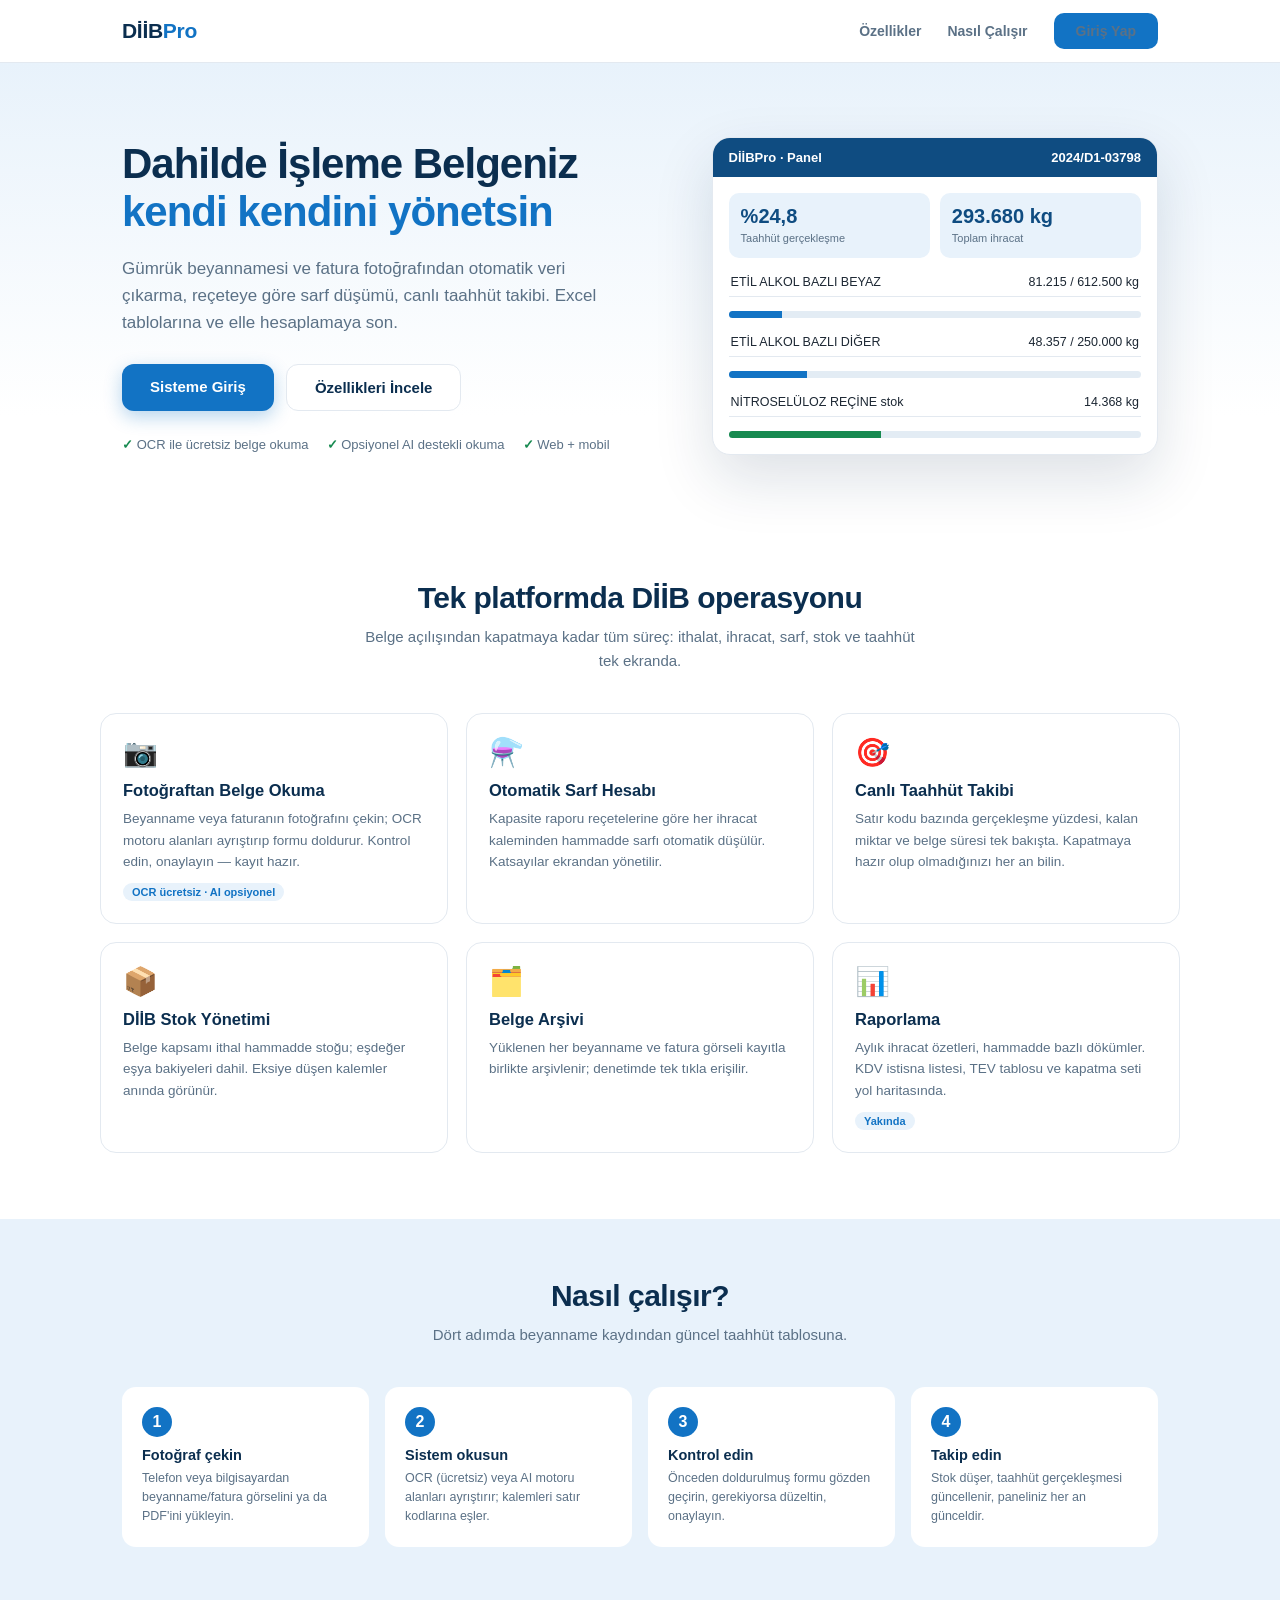
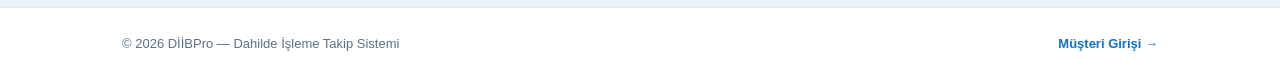
<file: frontend/landing.html>
<!DOCTYPE html>
<html lang="tr">
<head>
<meta charset="utf-8">
<meta name="viewport" content="width=device-width, initial-scale=1">
<title>DİİBPro — Dahilde İşleme Takip Sistemi</title>
<style>
:root {
  --navy: #0b2e4f; --navy-2: #0f4c81; --blue: #1273c4; --sky: #e8f2fb;
  --ink: #1c2733; --muted: #5b7186; --line: #e3e9f0; --ok: #178a50;
}
* { box-sizing: border-box; margin: 0; padding: 0; }
body { font-family: -apple-system, "Segoe UI", Roboto, sans-serif; color: var(--ink); background: #fff; }
.wrap { max-width: 1080px; margin: 0 auto; padding: 0 22px; }

header { position: sticky; top: 0; background: rgba(255,255,255,.92); backdrop-filter: blur(8px); border-bottom: 1px solid var(--line); z-index: 10; }
.nav { display: flex; align-items: center; justify-content: space-between; height: 62px; }
.logo { font-size: 21px; font-weight: 800; color: var(--navy); letter-spacing: -.3px; }
.logo b { color: var(--blue); }
.nav a.btn { text-decoration: none; background: var(--blue); color: #fff; padding: 10px 22px; border-radius: 10px; font-weight: 700; font-size: 14px; }
.nav .links { display: flex; gap: 26px; align-items: center; }
.nav .links a { text-decoration: none; color: var(--muted); font-size: 14px; font-weight: 600; }
@media (max-width: 700px) { .nav .links a:not(.btn) { display: none; } }

.hero { background: linear-gradient(180deg, var(--sky), #fff 78%); padding: 74px 0 60px; }
.hero .wrap { display: grid; grid-template-columns: 1.1fr .9fr; gap: 44px; align-items: center; }
@media (max-width: 860px) { .hero .wrap { grid-template-columns: 1fr; } }
.hero h1 { font-size: 42px; line-height: 1.15; letter-spacing: -1px; color: var(--navy); }
.hero h1 span { color: var(--blue); }
.hero p.sub { margin: 18px 0 28px; font-size: 17px; line-height: 1.6; color: var(--muted); max-width: 480px; }
.cta { display: flex; gap: 12px; flex-wrap: wrap; }
.cta a { text-decoration: none; padding: 14px 28px; border-radius: 12px; font-weight: 700; font-size: 15px; }
.cta .p { background: var(--blue); color: #fff; box-shadow: 0 6px 18px rgba(18,115,196,.3); }
.cta .s { background: #fff; color: var(--navy); border: 1px solid var(--line); }
.badges { margin-top: 26px; display: flex; gap: 18px; flex-wrap: wrap; font-size: 13px; color: var(--muted); }
.badges span::before { content: "✓ "; color: var(--ok); font-weight: 800; }

.mock { background: #fff; border: 1px solid var(--line); border-radius: 18px; box-shadow: 0 24px 60px rgba(11,46,79,.14); overflow: hidden; }
.mock .bar { background: var(--navy-2); color: #fff; padding: 12px 16px; font-size: 13px; font-weight: 700; display:flex; justify-content:space-between; }
.mock .body { padding: 16px; display: grid; gap: 10px; }
.mock .kpi { display: grid; grid-template-columns: 1fr 1fr; gap: 10px; }
.mock .kpi div { background: var(--sky); border-radius: 10px; padding: 12px; }
.mock .kpi b { font-size: 20px; color: var(--navy-2); display: block; }
.mock .kpi small { color: var(--muted); font-size: 11px; }
.mock .row { font-size: 12.5px; display: flex; justify-content: space-between; border-bottom: 1px solid var(--line); padding: 7px 2px; color: var(--ink); }
.mock .prog { height: 7px; border-radius: 5px; background: #e3ecf4; margin-top: 4px; overflow: hidden; }
.mock .prog i { display: block; height: 100%; background: var(--blue); }

section.feats { padding: 66px 0; }
h2.sec { text-align: center; font-size: 30px; color: var(--navy); letter-spacing: -.5px; }
p.sec-sub { text-align: center; color: var(--muted); margin: 10px auto 40px; max-width: 560px; font-size: 15px; line-height: 1.6; }
.grid { display: grid; grid-template-columns: repeat(3, 1fr); gap: 18px; }
@media (max-width: 860px) { .grid { grid-template-columns: 1fr; } }
.feat { border: 1px solid var(--line); border-radius: 16px; padding: 22px; }
.feat .ico { font-size: 28px; }
.feat h3 { margin: 12px 0 8px; font-size: 16.5px; color: var(--navy); }
.feat p { font-size: 13.5px; color: var(--muted); line-height: 1.6; }
.feat .tag { display: inline-block; margin-top: 10px; font-size: 11px; font-weight: 700; padding: 3px 9px; border-radius: 20px; background: var(--sky); color: var(--blue); }

.how { background: var(--sky); padding: 60px 0; }
.steps { display: grid; grid-template-columns: repeat(4, 1fr); gap: 16px; counter-reset: s; }
@media (max-width: 860px) { .steps { grid-template-columns: 1fr 1fr; } }
.step { background: #fff; border-radius: 14px; padding: 20px; }
.step::before { counter-increment: s; content: counter(s); display: inline-flex; width: 30px; height: 30px; border-radius: 50%; background: var(--blue); color: #fff; align-items: center; justify-content: center; font-weight: 800; margin-bottom: 10px; }
.step h4 { font-size: 14.5px; color: var(--navy); margin-bottom: 6px; }
.step p { font-size: 12.5px; color: var(--muted); line-height: 1.55; }

footer { border-top: 1px solid var(--line); padding: 28px 0; }
footer .wrap { display: flex; justify-content: space-between; flex-wrap: wrap; gap: 10px; font-size: 13px; color: var(--muted); }
</style>
</head>
<body>

<header>
  <div class="wrap nav">
    <div class="logo">DİİB<b>Pro</b></div>
    <div class="links">
      <a href="#ozellikler">Özellikler</a>
      <a href="#nasil">Nasıl Çalışır</a>
      <a class="btn" href="/login">Giriş Yap</a>
    </div>
  </div>
</header>

<section class="hero">
  <div class="wrap">
    <div>
      <h1>Dahilde İşleme Belgeniz<br><span>kendi kendini yönetsin</span></h1>
      <p class="sub">Gümrük beyannamesi ve fatura fotoğrafından otomatik veri çıkarma, reçeteye göre
      sarf düşümü, canlı taahhüt takibi. Excel tablolarına ve elle hesaplamaya son.</p>
      <div class="cta">
        <a class="p" href="/login">Sisteme Giriş</a>
        <a class="s" href="#ozellikler">Özellikleri İncele</a>
      </div>
      <div class="badges">
        <span>OCR ile ücretsiz belge okuma</span>
        <span>Opsiyonel AI destekli okuma</span>
        <span>Web + mobil</span>
      </div>
    </div>
    <div class="mock">
      <div class="bar"><span>DİİBPro · Panel</span><span>2024/D1-03798</span></div>
      <div class="body">
        <div class="kpi">
          <div><b>%24,8</b><small>Taahhüt gerçekleşme</small></div>
          <div><b>293.680 kg</b><small>Toplam ihracat</small></div>
        </div>
        <div class="row"><span>ETİL ALKOL BAZLI BEYAZ</span><span>81.215 / 612.500 kg</span></div>
        <div class="prog"><i style="width:13%"></i></div>
        <div class="row"><span>ETİL ALKOL BAZLI DİĞER</span><span>48.357 / 250.000 kg</span></div>
        <div class="prog"><i style="width:19%"></i></div>
        <div class="row"><span>NİTROSELÜLOZ REÇİNE stok</span><span>14.368 kg</span></div>
        <div class="prog"><i style="width:37%; background:#178a50"></i></div>
      </div>
    </div>
  </div>
</section>

<section class="feats wrap" id="ozellikler">
  <h2 class="sec">Tek platformda DİİB operasyonu</h2>
  <p class="sec-sub">Belge açılışından kapatmaya kadar tüm süreç: ithalat, ihracat, sarf, stok ve taahhüt tek ekranda.</p>
  <div class="grid">
    <div class="feat"><div class="ico">📷</div><h3>Fotoğraftan Belge Okuma</h3>
      <p>Beyanname veya faturanın fotoğrafını çekin; OCR motoru alanları ayrıştırıp formu doldurur. Kontrol edin, onaylayın — kayıt hazır.</p>
      <span class="tag">OCR ücretsiz · AI opsiyonel</span></div>
    <div class="feat"><div class="ico">⚗️</div><h3>Otomatik Sarf Hesabı</h3>
      <p>Kapasite raporu reçetelerine göre her ihracat kaleminden hammadde sarfı otomatik düşülür. Katsayılar ekrandan yönetilir.</p></div>
    <div class="feat"><div class="ico">🎯</div><h3>Canlı Taahhüt Takibi</h3>
      <p>Satır kodu bazında gerçekleşme yüzdesi, kalan miktar ve belge süresi tek bakışta. Kapatmaya hazır olup olmadığınızı her an bilin.</p></div>
    <div class="feat"><div class="ico">📦</div><h3>DİİB Stok Yönetimi</h3>
      <p>Belge kapsamı ithal hammadde stoğu; eşdeğer eşya bakiyeleri dahil. Eksiye düşen kalemler anında görünür.</p></div>
    <div class="feat"><div class="ico">🗂️</div><h3>Belge Arşivi</h3>
      <p>Yüklenen her beyanname ve fatura görseli kayıtla birlikte arşivlenir; denetimde tek tıkla erişilir.</p></div>
    <div class="feat"><div class="ico">📊</div><h3>Raporlama</h3>
      <p>Aylık ihracat özetleri, hammadde bazlı dökümler. KDV istisna listesi, TEV tablosu ve kapatma seti yol haritasında.</p>
      <span class="tag">Yakında</span></div>
  </div>
</section>

<section class="how" id="nasil">
  <div class="wrap">
    <h2 class="sec">Nasıl çalışır?</h2>
    <p class="sec-sub">Dört adımda beyanname kaydından güncel taahhüt tablosuna.</p>
    <div class="steps">
      <div class="step"><h4>Fotoğraf çekin</h4><p>Telefon veya bilgisayardan beyanname/fatura görselini ya da PDF'ini yükleyin.</p></div>
      <div class="step"><h4>Sistem okusun</h4><p>OCR (ücretsiz) veya AI motoru alanları ayrıştırır; kalemleri satır kodlarına eşler.</p></div>
      <div class="step"><h4>Kontrol edin</h4><p>Önceden doldurulmuş formu gözden geçirin, gerekiyorsa düzeltin, onaylayın.</p></div>
      <div class="step"><h4>Takip edin</h4><p>Stok düşer, taahhüt gerçekleşmesi güncellenir, paneliniz her an günceldir.</p></div>
    </div>
  </div>
</section>

<footer>
  <div class="wrap">
    <span>© 2026 DİİBPro — Dahilde İşleme Takip Sistemi</span>
    <span><a href="/login" style="color:var(--blue);text-decoration:none;font-weight:600">Müşteri Girişi →</a></span>
  </div>
</footer>

</body>
</html>
</file>
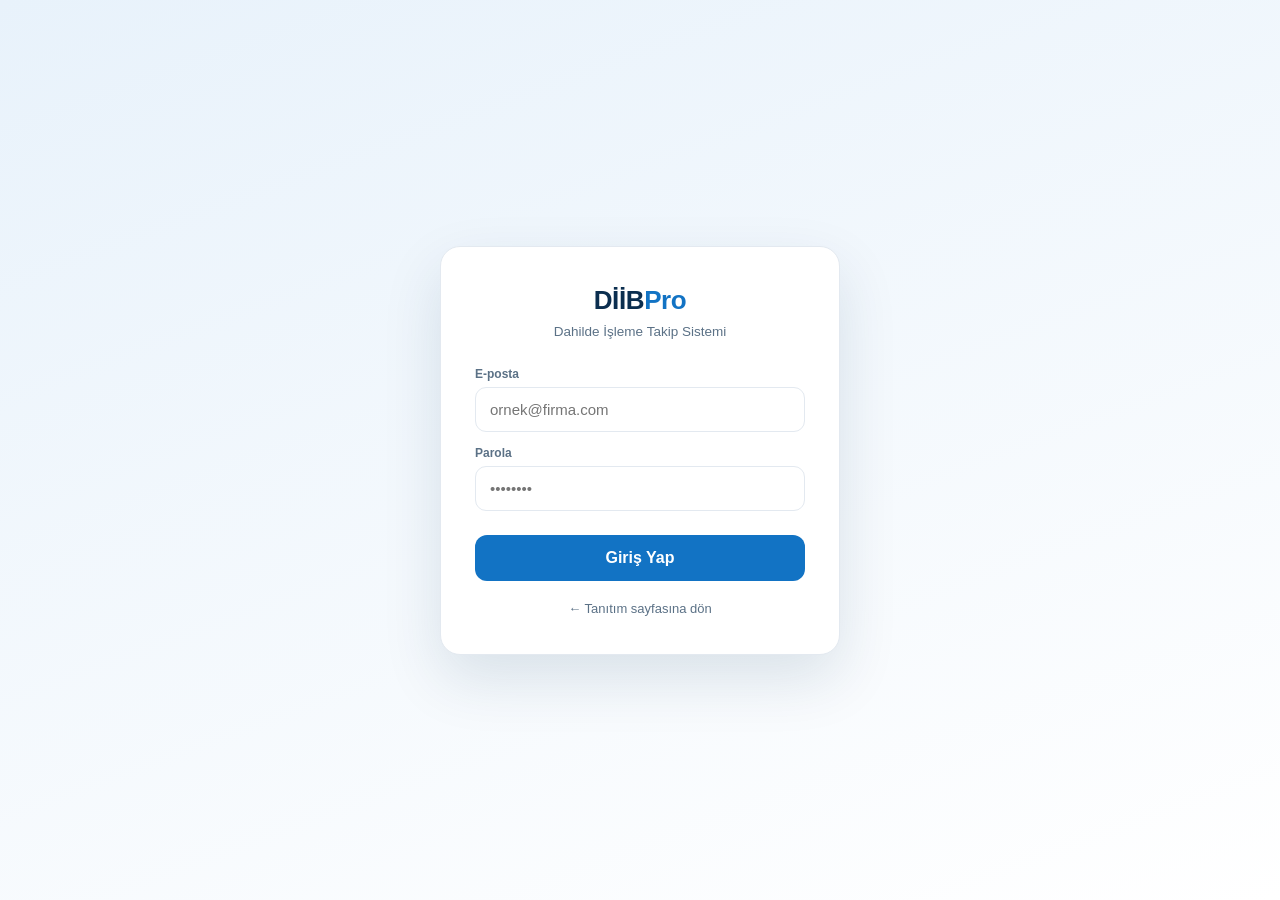
<file: frontend/login.html>
<!DOCTYPE html>
<html lang="tr">
<head>
<meta charset="utf-8">
<meta name="viewport" content="width=device-width, initial-scale=1">
<title>Giriş — DİİBPro</title>
<style>
:root { --navy:#0b2e4f; --blue:#1273c4; --sky:#e8f2fb; --ink:#1c2733; --muted:#5b7186; --line:#e3e9f0; --err:#c0392b; }
* { box-sizing: border-box; margin: 0; padding: 0; }
body { font-family: -apple-system, "Segoe UI", Roboto, sans-serif; background: linear-gradient(160deg, var(--sky), #fff); min-height: 100vh; display: flex; align-items: center; justify-content: center; padding: 20px; }
.card { background: #fff; border: 1px solid var(--line); border-radius: 20px; padding: 38px 34px; width: 100%; max-width: 400px; box-shadow: 0 24px 60px rgba(11,46,79,.12); }
.logo { font-size: 26px; font-weight: 800; color: var(--navy); text-align: center; letter-spacing: -.4px; }
.logo b { color: var(--blue); }
p.sub { text-align: center; color: var(--muted); font-size: 13.5px; margin: 8px 0 28px; }
label { display: block; font-size: 12px; font-weight: 700; color: var(--muted); margin: 14px 0 6px; }
input { width: 100%; padding: 13px 14px; border: 1px solid var(--line); border-radius: 11px; font-size: 15px; }
input:focus { outline: 2px solid var(--blue); border-color: transparent; }
button { width: 100%; margin-top: 24px; padding: 14px; border: 0; border-radius: 12px; background: var(--blue); color: #fff; font-size: 16px; font-weight: 700; cursor: pointer; }
button:disabled { opacity: .6; }
.err { display: none; margin-top: 14px; background: #fdecea; color: var(--err); border-radius: 10px; padding: 11px 13px; font-size: 13px; }
.back { display: block; text-align: center; margin-top: 20px; font-size: 13px; color: var(--muted); text-decoration: none; }
</style>
</head>
<body>
<form class="card" id="f">
  <div class="logo">DİİB<b>Pro</b></div>
  <p class="sub">Dahilde İşleme Takip Sistemi</p>
  <label>E-posta</label>
  <input id="eposta" type="email" autocomplete="username" required placeholder="ornek@firma.com">
  <label>Parola</label>
  <input id="parola" type="password" autocomplete="current-password" required placeholder="••••••••">
  <div class="err" id="err"></div>
  <button id="btn">Giriş Yap</button>
  <a class="back" href="/">← Tanıtım sayfasına dön</a>
</form>
<script>
document.getElementById("f").addEventListener("submit", async e => {
  e.preventDefault();
  const btn = document.getElementById("btn"), err = document.getElementById("err");
  btn.disabled = true; err.style.display = "none";
  try {
    const r = await fetch("/api/login", {
      method: "POST", headers: { "Content-Type": "application/json" },
      body: JSON.stringify({ eposta: document.getElementById("eposta").value, parola: document.getElementById("parola").value }),
    });
    if (!r.ok) throw new Error((await r.json()).detail || "Giriş başarısız");
    location.href = "/app";
  } catch (ex) {
    err.textContent = ex.message; err.style.display = "block"; btn.disabled = false;
  }
});
</script>
</body>
</html>
</file>
